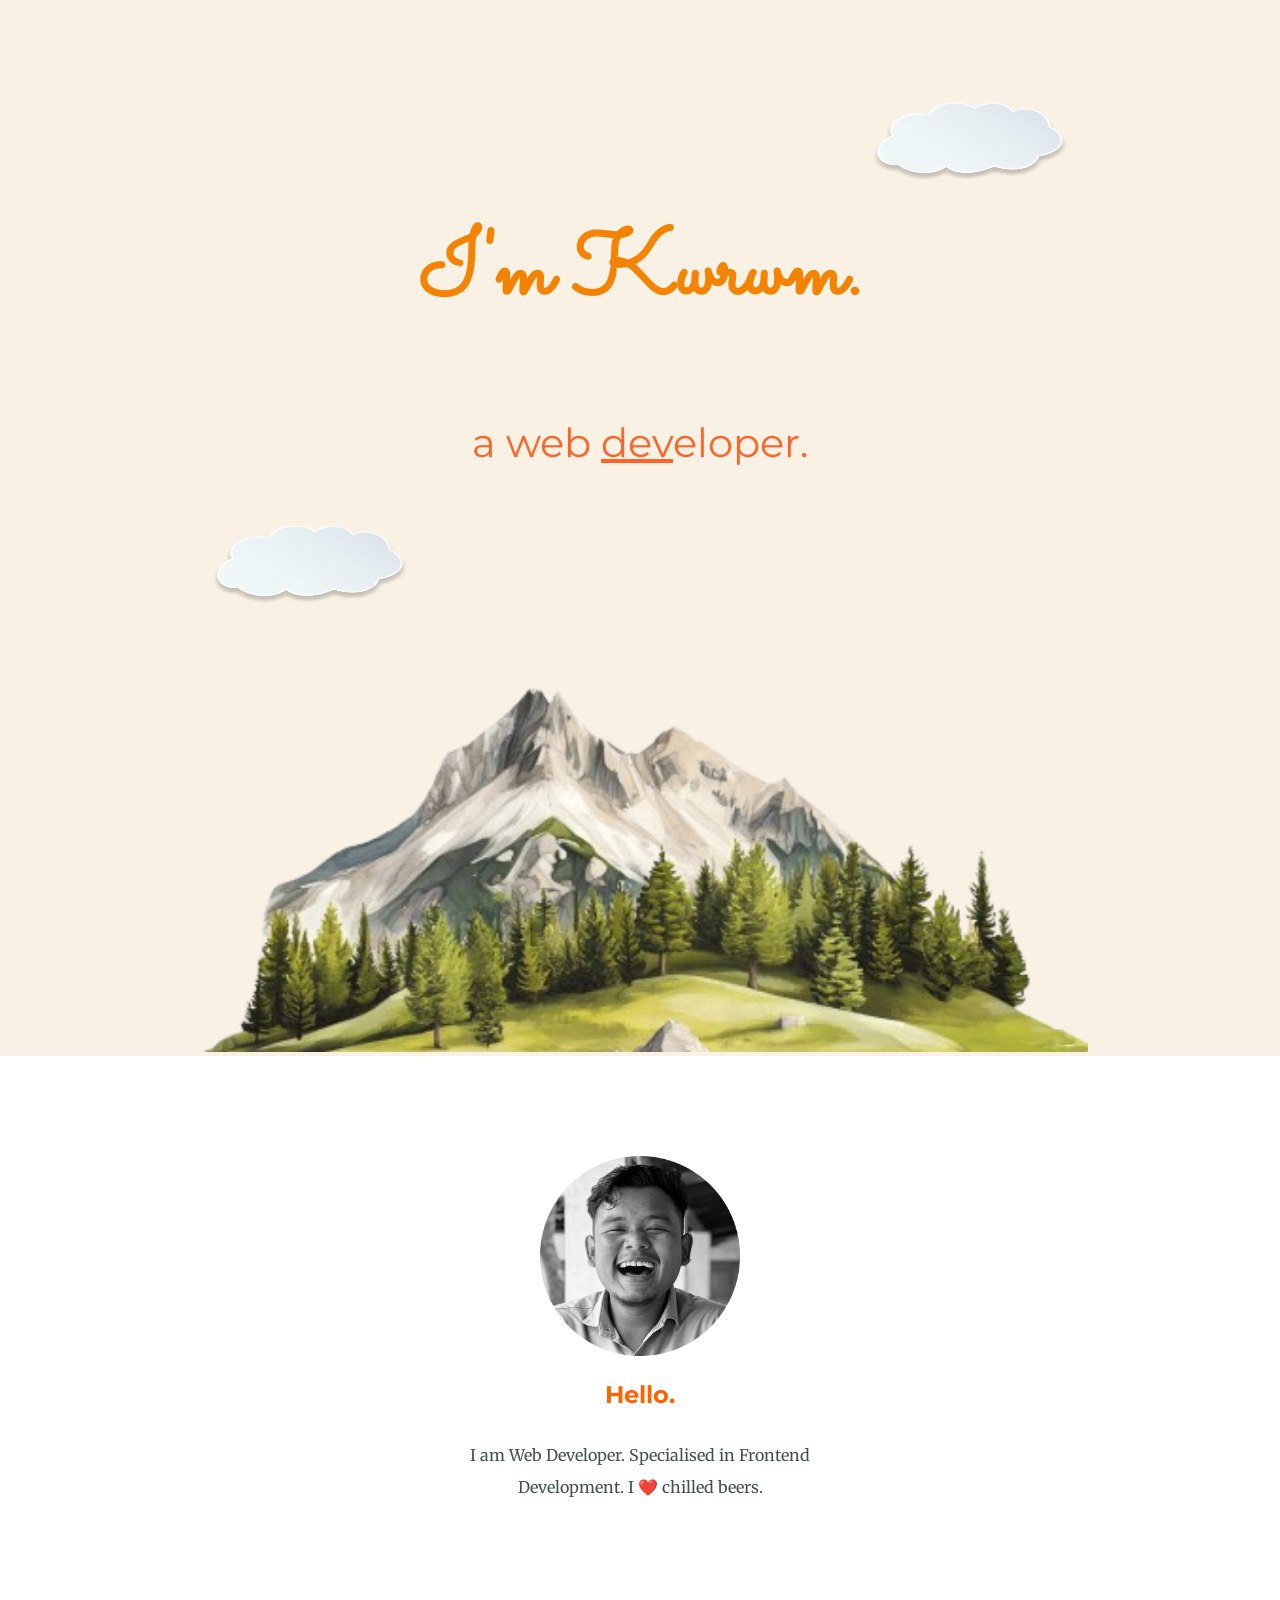
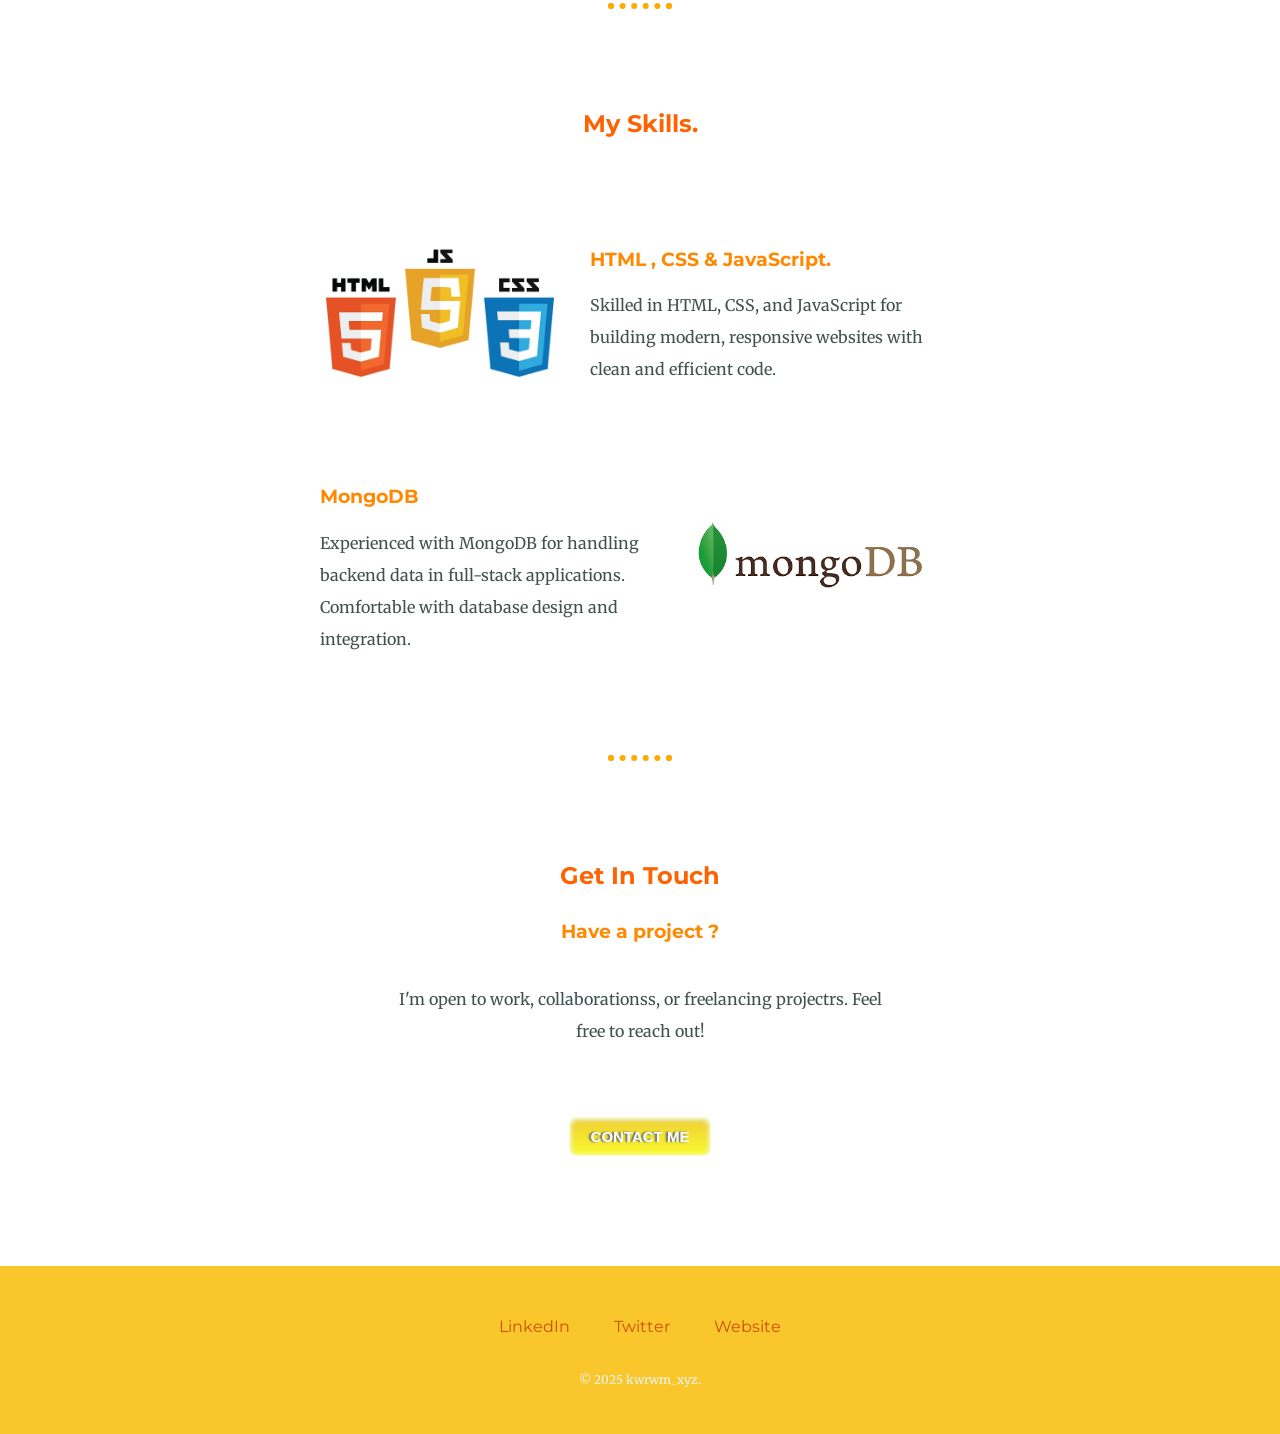
<file: index.html>
<!DOCTYPE html>
<html lang="en">
<head>
    <meta charset="UTF-8">
    <meta name="viewport" content="width=device-width, initial-scale=1.0">
    <meta name="description" content="This is a personal site of Mr. Kwrwmsat Basumatary">
    <link rel="stylesheet" href="/css/style.css">
    <link rel="icon" href="/elements/favicon.ico">
    <link href="https://fonts.googleapis.com/css2?family=Merriweather:ital,opsz,wght@0,18..144,300..900;1,18..144,300..900&family=Montserrat:ital,wght@0,100..900;1,100..900&family=Sacramento&display=swap" rel="stylesheet">
    <title>Kwrwm Xyz</title>
</head>
<body>
    <div class="top-container">
      <img class="cloud first" src="/elements/cloud.png" alt="cloud image">
  <h1> I'm Kwrwm. </h1>
  <p class="introo">a web <span class="dev">dev</span>eloper.</p>
  <img class="cloud second" src="/elements/cloud.png" alt="cloud image">
  <img class="mountain" src="/elements/mountain.png" alt=""> 
   </div> 

  <div class="middle-container">
  <div class="profile">
    <img src="/elements/profile.png" alt="Kwrwm's Profile Pic" width="200">
    <h2>Hello.</h2>
    <p class="des1">I am Web Developer. Specialised in Frontend Development. I ❤️ chilled beers. </p>
  </div>
  <hr>
  <div class="skills">
    <h2>My Skills.</h2>
    <div class="skill-row">
      <img class="skillname" src="/elements/skills.png" alt="Image: HTML,CSS,JavaScript">
      <h3>HTML , CSS & JavaScript.</h3>
      <p>Skilled in HTML, CSS, and JavaScript for building modern, responsive websites with clean and efficient code.</p>
    </div>   
      <div class="skill-row">
      <img class="skill2" src="/elements/skill2.png" alt="Image: MongoDB">
      <h3>MongoDB</h3>
      <p>Experienced with MongoDB for handling backend data in full-stack applications. Comfortable with database design and integration.</p>
    </div>
  </div>
  <hr>
  <div class="contact-me">
    <h2>Get In Touch</h2>
    <h3>Have a project ?</h3>
    <p class="contactmsg">I'm open to work, collaborationss, or freelancing projectrs. Feel free to reach out! </p>
    <a class="btn" href="contacts.html">CONTACT ME</a>
  </div>
</div>


<div class="bottom-container">
  <a class="footer-link" href="https://www.linkedin.com/">LinkedIn</a>
  <a class="footer-link" href="https://twitter.com/">Twitter</a>
  <a class="footer-link" href="https://www.appbrewery.co/">Website</a>
  <p class="copyright">© 2025 kwrwm_xyz.</p>
</div>
</body>
</html>
</file>
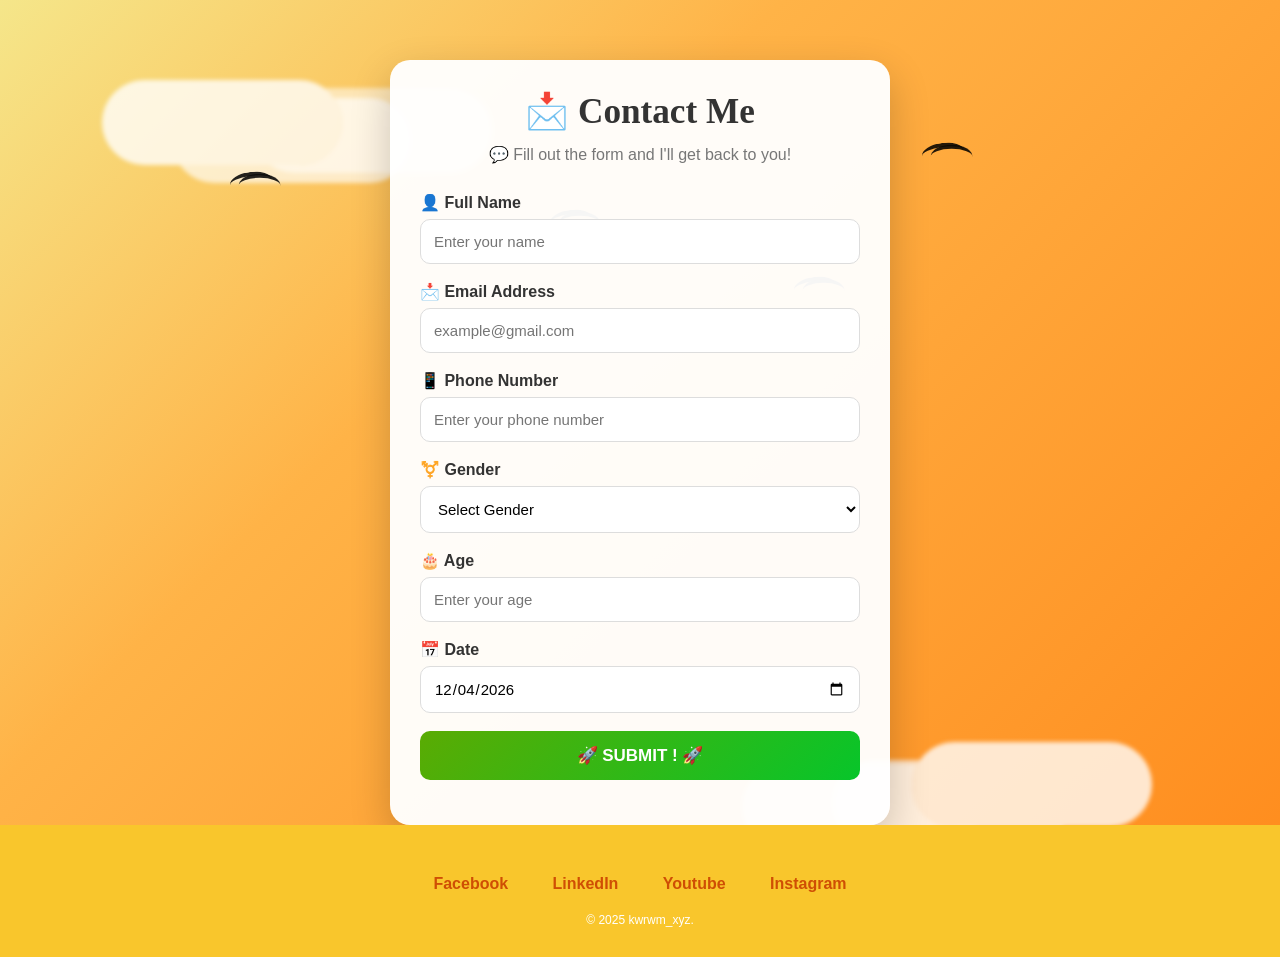
<file: contacts.html>
<!DOCTYPE html>
<html lang="en">
<head>
    <meta charset="UTF-8">
    <meta name="viewport" content="width=device-width, initial-scale=1.0">
    <title>Contact Me</title>

    <style>
        * {
            box-sizing: border-box;
            margin: 0;
            padding: 0;
            font-family: 'Montserrat', Arial, sans-serif;
        }

        body {
            position: relative;
            min-height: 100vh;
            display: flex;
            flex-direction: column;
            justify-content: flex-start;
            align-items: center;
            background: linear-gradient(135deg, #f5e68a, #ffb347 35%, #ff8a1b 100%);
            padding: 0;
            overflow-x: hidden;
            color: #40514e;
        }

        body::before,
        body::after {
            content: "";
            position: absolute;
            width: 240px;
            height: 85px;
            background: rgba(255, 255, 255, 0.78);
            border-radius: 100px;
            filter: blur(2px);
            z-index: 0;
            animation: drift 20s ease-in-out infinite alternate;
        }

        body::before {
            top: 80px;
            left: 8%;
            box-shadow: 70px 18px 0 rgba(255,255,255,0.65), 150px 8px 0 rgba(255,255,255,0.52);
        }

        body::after {
            right: 10%;
            bottom: 130px;
            box-shadow: -80px 18px 0 rgba(255,255,255,0.65), -170px 22px 0 rgba(255,255,255,0.52);
            animation-delay: 1.8s;
        }

        .sky-birds {
            position: absolute;
            inset: 0;
            z-index: 0;
            pointer-events: none;
            overflow: hidden;
        }

        .bird {
            position: absolute;
            width: 42px;
            height: 20px;
            border-top: 4px solid rgba(0, 0, 0, 0.9);
            border-radius: 50% 50% 0 50%;
            transform: rotate(-8deg);
            opacity: 0.95;
            animation: flyBird 14s linear infinite;
        }

        .bird::before {
            content: "";
            position: absolute;
            width: 42px;
            height: 20px;
            border-top: 4px solid rgba(0, 0, 0, 0.9);
            border-radius: 50% 50% 50% 0;
            left: 8px;
            top: -1px;
            transform: rotate(8deg);
        }

        .bird.b1 { top: 18%; left: 18%; animation-delay: 0s; }
        .bird.b2 { top: 29%; left: 62%; animation-delay: 3s; }
        .bird.b3 { top: 15%; left: 72%; animation-delay: 6s; }
        .bird.b4 { top: 22%; left: 43%; animation-delay: 9s; }

        .container {
            position: relative;
            z-index: 1;
            width: 100%;
            max-width: 500px;
            background: rgba(255, 255, 255, 0.96);
            padding: 30px;
            border-radius: 20px;
            box-shadow: 0 15px 40px rgba(0,0,0,0.2);
            margin-top: 60px;
        }

        h1 {
            text-align: center;
            margin-bottom: 10px;
            color: #ff7d03;
            font-size: 2.2rem;
            font-family: 'Merriweather', serif;
        }

        .subtitle {
            text-align: center;
            color: #666;
            margin-bottom: 25px;
            line-height: 1.6;
            font-size: 1rem;
        }

        .form-group {
            margin-bottom: 18px;
        }

        label {
            display: block;
            margin-bottom: 7px;
            font-weight: bold;
            color: #333;
        }

        input,
        select {
            width: 100%;
            padding: 13px;
            border: 1px solid #ddd;
            border-radius: 10px;
            font-size: 15px;
            outline: none;
            background: #fff;
        }

        input:focus,
        select:focus {
            border-color: #ff7d03;
            box-shadow: 0 0 5px rgba(255, 125, 3, 0.25);
        }

        button {
            width: 100%;
            padding: 14px;
            border: none;
            border-radius: 10px;
            background: linear-gradient(135deg, #ffd20b, #f15e1f);
            color: white;
            font-size: 17px;
            font-weight: bold;
            cursor: pointer;
            transition: 0.3s;
            font-family: 'Montserrat', sans-serif;
        }

        button:hover {
            transform: translateY(-2px);
            box-shadow: 0 8px 20px rgba(0,0,0,0.2);
        }

        button:disabled {
            opacity: 0.6;
            cursor: not-allowed;
        }

        #message {
            text-align: center;
            margin-top: 15px;
            font-weight: bold;
        }

        .success {
            color: green;
        }

        .error {
            color: red;
        }

        .hidden {
            display: none !important;
        }

        .success-panel {
            position: relative;
            z-index: 1;
            width: 100%;
            max-width: 600px;
            display: none;
            text-align: center;
            padding: 28px 20px;
            background: rgba(255, 255, 255, 0.96);
            border-radius: 20px;
            box-shadow: 0 15px 40px rgba(0,0,0,0.18);
            margin-top: 60px;
        }

        .success-panel.visible {
            display: block;
        }

        .success-panel .success-title {
            font-size: 2rem;
            color: #ff7d03;
            margin-bottom: 10px;
            font-family: 'Merriweather', serif;
        }

        .home-btn {
            display: inline-block;
            margin-top: 18px;
            padding: 12px 22px;
            border-radius: 10px;
            background: linear-gradient(135deg, #eed879, #f17844);
            color: #fff;
            text-decoration: none;
            font-weight: bold;
            transition: 0.3s ease;
        }

        .home-btn:hover {
            transform: translateY(-2px);
            box-shadow: 0 8px 20px rgba(0,0,0,0.15);
        }

        .bottom-container {
            position: relative;
            z-index: 1;
            width: 100%;
            background-color: #f9c62c;
            padding: 50px 0 20px;
            margin-top: auto;
            text-align: center;
        }

        .bottom-container a {
            color: #cf4e04;
            font-family: 'Montserrat', sans-serif;
            margin: 10px 20px;
            text-decoration: none;
            font-weight: 600;
        }

        .bottom-container a:hover {
            color: #ffffff;
        }

        .copyright {
            color: #fff;
            font-size: 0.75rem;
            padding: 20px 0 10px 0;
        }

        @keyframes drift {
            0% { transform: translateX(0px) translateY(0px); }
            100% { transform: translateX(18px) translateY(-12px); }
        }

        @keyframes flyBird {
            0% { transform: translateX(-20px) translateY(0) scale(0.9); opacity: 0; }
            10% { opacity: 0.9; }
            50% { transform: translateX(30px) translateY(-12px) scale(1); opacity: 1; }
            100% { transform: translateX(120px) translateY(-22px) scale(1.1); opacity: 0; }
        }

        @media (max-width: 768px) {
            body {
                padding: 15px;
            }

            .container {
                padding: 22px 18px;
                border-radius: 18px;
            }

            h1 {
                font-size: 1.8rem;
            }

            .subtitle {
                font-size: 0.95rem;
            }

            label {
                font-size: 0.95rem;
            }
        }

        @media (max-width: 480px) {
            body {
                padding: 10px;
            }

            .container {
                padding: 18px 14px;
            }

            h1 {
                font-size: 1.6rem;
            }

            .subtitle {
                font-size: 0.9rem;
                margin-bottom: 18px;
            }

            input,
            select,
            button {
                font-size: 14px;
            }

            .form-group {
                margin-bottom: 14px;
            }
        }

        h1 {
            text-align: center;
            margin-bottom: 10px;
            color: #333;
        }

        .subtitle {
            text-align: center;
            color: #777;
            margin-bottom: 25px;
        }

        .form-group {
            margin-bottom: 18px;
        }

        label {
            display: block;
            margin-bottom: 7px;
            font-weight: bold;
            color: #333;
        }

        input,
        select {
            width: 100%;
            padding: 13px;
            border: 1px solid #ddd;
            border-radius: 10px;
            font-size: 15px;
            outline: none;
            background: #fff;
        }

        input:focus,
        select:focus {
            border-color: #ff7d03;
            box-shadow: 0 0 5px rgba(255, 125, 3, 0.25);
        }

        button {
            width: 100%;
            padding: 14px;
            border: none;
            border-radius: 10px;
            background: linear-gradient(135deg, #5aab03, #07c52a);
            color: white;
            font-size: 17px;
            font-weight: bold;
            cursor: pointer;
            transition: 0.3s;
        }

        button:hover {
            transform: translateY(-2px);
            box-shadow: 0 8px 20px rgba(0,0,0,0.2);
        }

        button:disabled {
            opacity: 0.6;
            cursor: not-allowed;
        }

        #message {
            text-align: center;
            margin-top: 15px;
            font-weight: bold;
        }

        .success {
            color: green;
        }

        .error {
            color: red;
        }

        @media (max-width: 768px) {
            body {
                padding: 15px;
            }

            .container {
                padding: 22px 18px;
                border-radius: 18px;
            }

            h1 {
                font-size: 1.8rem;
            }

            .subtitle {
                font-size: 0.95rem;
            }

            label {
                font-size: 0.95rem;
            }
        }

        @media (max-width: 480px) {
            body {
                padding: 10px;
            }

            .container {
                padding: 18px 14px;
            }

            h1 {
                font-size: 1.6rem;
            }

            .subtitle {
                font-size: 0.9rem;
                margin-bottom: 18px;
            }

            input,
            select,
            button {
                font-size: 14px;
            }

            .form-group {
                margin-bottom: 14px;
            }
        }
    </style>
</head>
<body>

<div class="sky-birds" aria-hidden="true">
    <div class="bird b1"></div>
    <div class="bird b2"></div>
    <div class="bird b3"></div>
    <div class="bird b4"></div>
</div>

<div class="container" id="contactContainer">
    <h1>📩 Contact Me</h1>
    <p class="subtitle">💬 Fill out the form and I'll get back to you!</p>

    <form id="contactForm">
        <div class="form-group">
            <label>👤 Full Name</label>
            <input type="text" name="name" placeholder="Enter your name" required>
        </div>

        <div class="form-group">
            <label>📩 Email Address</label>
            <input type="email" name="email" placeholder="example@gmail.com" required>
        </div>

        <div class="form-group">
            <label>📱 Phone Number</label>
            <input type="tel" name="phone" placeholder="Enter your phone number" required>
        </div>

        <div class="form-group">
            <label>⚧️ Gender</label>
            <select name="gender" required>
                <option value="">Select Gender</option>
                <option value="Male">♂️ Male</option>
                <option value="Female">♀️ Female</option>
                <option value="Other">⚥ Other</option>
                <option value="Prefer not to say">👽 Prefer not to say</option>
            </select>
        </div>

        <div class="form-group">
            <label>🎂 Age</label>
            <input type="number" name="age" min="1" max="120" placeholder="Enter your age" required>
        </div>

        <div class="form-group">
            <label>📅 Date</label>
            <input type="date" name="date" id="date" required>
        </div>

        <button type="submit" id="submitBtn"> 🚀 SUBMIT ! 🚀</button>
        <p id="message"></p>
    </form>
</div>

<div class="success-panel" id="successPanel">
    <h2 class="success-title">✅ Submitted successfully!</h2>
    <p>Arigatou gozaimasu ! 🍺. I’ll get back to you soon. 🍻</p>
    <a class="home-btn" href="index.html">🏠 Homepage</a>
</div>

<script>
    // Auto-fill today's date
    const setDate = () => {
        document.getElementById("date").value = new Date().toISOString().split("T")[0];
    };
    setDate();

    // 🔴 PASTE YOUR COPIED /exec URL HERE
    const SCRIPT_URL = "PASTE_UR_WEB_APP_GOOGLE_SHEET_URL";

    const form = document.getElementById("contactForm");
    const button = document.getElementById("submitBtn");
    const message = document.getElementById("message");
    const successPanel = document.getElementById("successPanel");
    const contactContainer = document.getElementById("contactContainer");

    form.addEventListener("submit", function(e) {
        e.preventDefault();

        button.disabled = true;
        button.innerText = "⏳ Submitting...";
        message.innerText = "";
        message.className = "";

        const formData = new URLSearchParams(new FormData(form));

        fetch(SCRIPT_URL, {
            method: "POST",
            headers: {
                "Content-Type": "application/x-www-form-urlencoded"
            },
            body: formData
        })
        .then(async response => {
            if (!response.ok) {
                throw new Error(`HTTP ${response.status}`);
            }

            form.classList.add("hidden");
            contactContainer.classList.add("hidden");
            successPanel.classList.add("visible");
            message.innerText = "✅ Submitted successfully!";
            message.className = "success";
            form.reset();
            setDate();
        })
        .catch(err => {
            console.error(err);
            message.innerText = "❌ Submission failed. Please check the Google Apps Script deployment settings.";
            message.className = "error";
        })
        .finally(() => {
            button.disabled = false;
            button.innerText = "🚀 Submit";
        });
    });
</script>

<div class="bottom-container">
    <a class="footer-link" href="index.html">Facebook</a>
    <a class="footer-link" href="https://www.linkedin.com/">LinkedIn</a>
    <a class="footer-link" href="https://twitter.com/">Youtube</a>
    <a class="footer-link" href="https://www.instagram.com">Instagram</a>
    <p class="copyright">© 2025 kwrwm_xyz.</p>
</div>
</body>
</html>
</file>
<file: css/style.css>
body{
    color: #40514e;
    margin: 0;
    text-align: center;
    font-family: 'Merriweather', serif;
}

h1{
    color: #f48302;
    font-size: 90px;
    margin-top: 50px auto 0px auto;
    font-family: 'Sacramento' , cursive;
}

h2{
    color: #ff6200;
    font-family: 'Montserrat' , sans-serif;
    padding-bottom: 10px;
}

h3{
    color: #ff8800;
    font-family: 'Montserrat' , sans-serif;
}

p{
     line-height: 2;

}

hr{
    border: dotted #ffab02 6px;
    border-bottom: none;
    margin: 100px auto;
    width: 4%;

}

.top-container{
    padding: 150px 0px 0px 0px;
    background-color: #f9f1e4;
    position: relative;
}

.dev{
    text-decoration: underline;
}

.middle-container{
    margin: 100px 0px;
}

.des1{
    width: 30%;
    margin: auto;
}

.skill-row{
    width: 50%;
    margin: 100px auto 100px auto;
    text-align: left;
}

.skillname{
    width: 240px;
    float: left;
    margin-right: 30px;
}


.skill2{
    width: 240px;
    float: right;
    margin: 30px;
}

.bottom-container{
    background-color: #f9c62c;
    padding: 50px 0px 20px;                                                        

}

a{
    color: #cf4e04;
    font-family: 'Montserrat' , sans-serif;
    margin: 10px 20px ;
    text-decoration: none;
}

a:hover{
    color: #EAF6F6;
    text-decoration: wavy;
}

.contactmsg{
    width: 40%;
    margin: 40px auto 60px;
}

.cloud {
    width: 220px;
    height: 85px;
}

.first{
    position: absolute;
    right: 200px;
    top: 100px;
}

.second{
    position: absolute;
    left: 200px;
}

.mountain{
    width: 70%;
    height: 70%;
    bottom: 0px;
}

.introo{
    font-size: 2.5rem;
    color: #ff6427;
    font-family: 'Montserrat' , sans-serif;
    font-weight: normal;
}



.btn {
	box-shadow:inset 0px 1px 4px 1px #f0f7fa;
	background:linear-gradient(to bottom, #efd033 5%, #fafa30 100%);
	background-color:#ffec45;
	border-radius:8px;
	border:1px solid #faffc2;
	display:inline-block;
	cursor:pointer;
	color:#ffffff;
	font-family:Arial;
	font-size:15px;
	font-weight:bold;
	padding:10px 21px;
	text-decoration:none;
	text-shadow:-2px 0px 2px #5b6178;
}
.btn:hover {
	background:linear-gradient(to bottom, #019ad2 5%, #33bdef 100%);
	background-color:#019ad2;
}
.btn:active {
	position:relative;
	top:1px;
}              

.copyright{
    color: #eaf6f6;
    font-size: 0.75rem;
    padding: 20px 0px 10px 0px;
}

.Samosa{
    margin: 20px;
    padding-bottom: 20px;
}


.b{
    padding-top: 30px; ;
}
</file>
